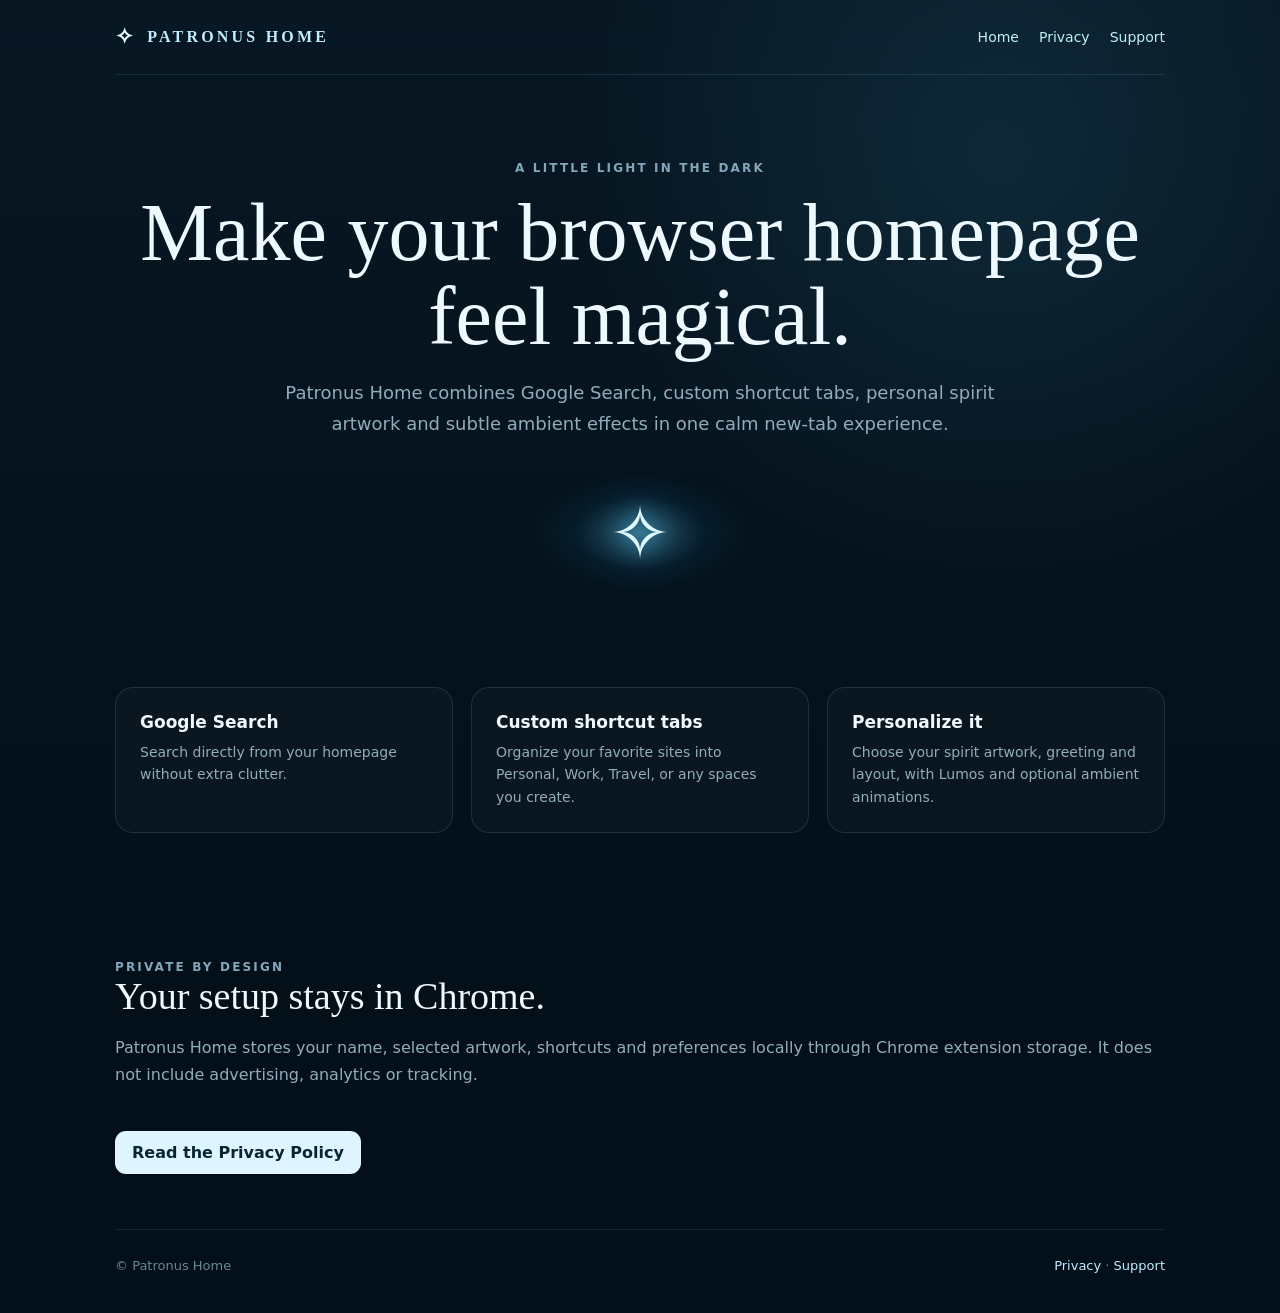
<file: index.html>
<!doctype html>
<html lang="en">
<head>
<meta charset="utf-8">
<meta name="viewport" content="width=device-width,initial-scale=1">
<meta name="description" content="Patronus Home — a magical browser homepage with Google search, custom shortcut tabs, selectable spirit artwork, Lumos, and ambient animations.">
<title>Patronus Home</title>

<link rel="icon" href="favicon.ico" type="image/x-icon">
<link rel="stylesheet" href="style.css">
</head>
<body>
<div class="wrap">
<header>
  <a class="brand" href="index.html"><span class="spark">✧</span>PATRONUS HOME</a>
  <nav><a href="index.html">Home</a><a href="privacy.html">Privacy</a><a href="support.html">Support</a></nav>
</header>

<section class="hero">
  <div class="eyebrow">A LITTLE LIGHT IN THE DARK</div>
  <h1>Make your browser homepage feel magical.</h1>
  <p>Patronus Home combines Google Search, custom shortcut tabs, personal spirit artwork and subtle ambient effects in one calm new-tab experience.</p>
  <div class="hero-art" aria-hidden="true"></div>
</section>

<section class="grid">
  <article class="card"><h3>Google Search</h3><p>Search directly from your homepage without extra clutter.</p></article>
  <article class="card"><h3>Custom shortcut tabs</h3><p>Organize your favorite sites into Personal, Work, Travel, or any spaces you create.</p></article>
  <article class="card"><h3>Personalize it</h3><p>Choose your spirit artwork, greeting and layout, with Lumos and optional ambient animations.</p></article>
</section>

<section class="section">
  <div class="eyebrow">PRIVATE BY DESIGN</div>
  <h2>Your setup stays in Chrome.</h2>
  <p>Patronus Home stores your name, selected artwork, shortcuts and preferences locally through Chrome extension storage. It does not include advertising, analytics or tracking.</p>
  <a class="btn" href="privacy.html">Read the Privacy Policy</a>
</section>

<footer>
  <span>© Patronus Home</span>
  <span><a href="privacy.html">Privacy</a> · <a href="support.html">Support</a></span>
</footer>
</div>
</body>
</html>
</file>
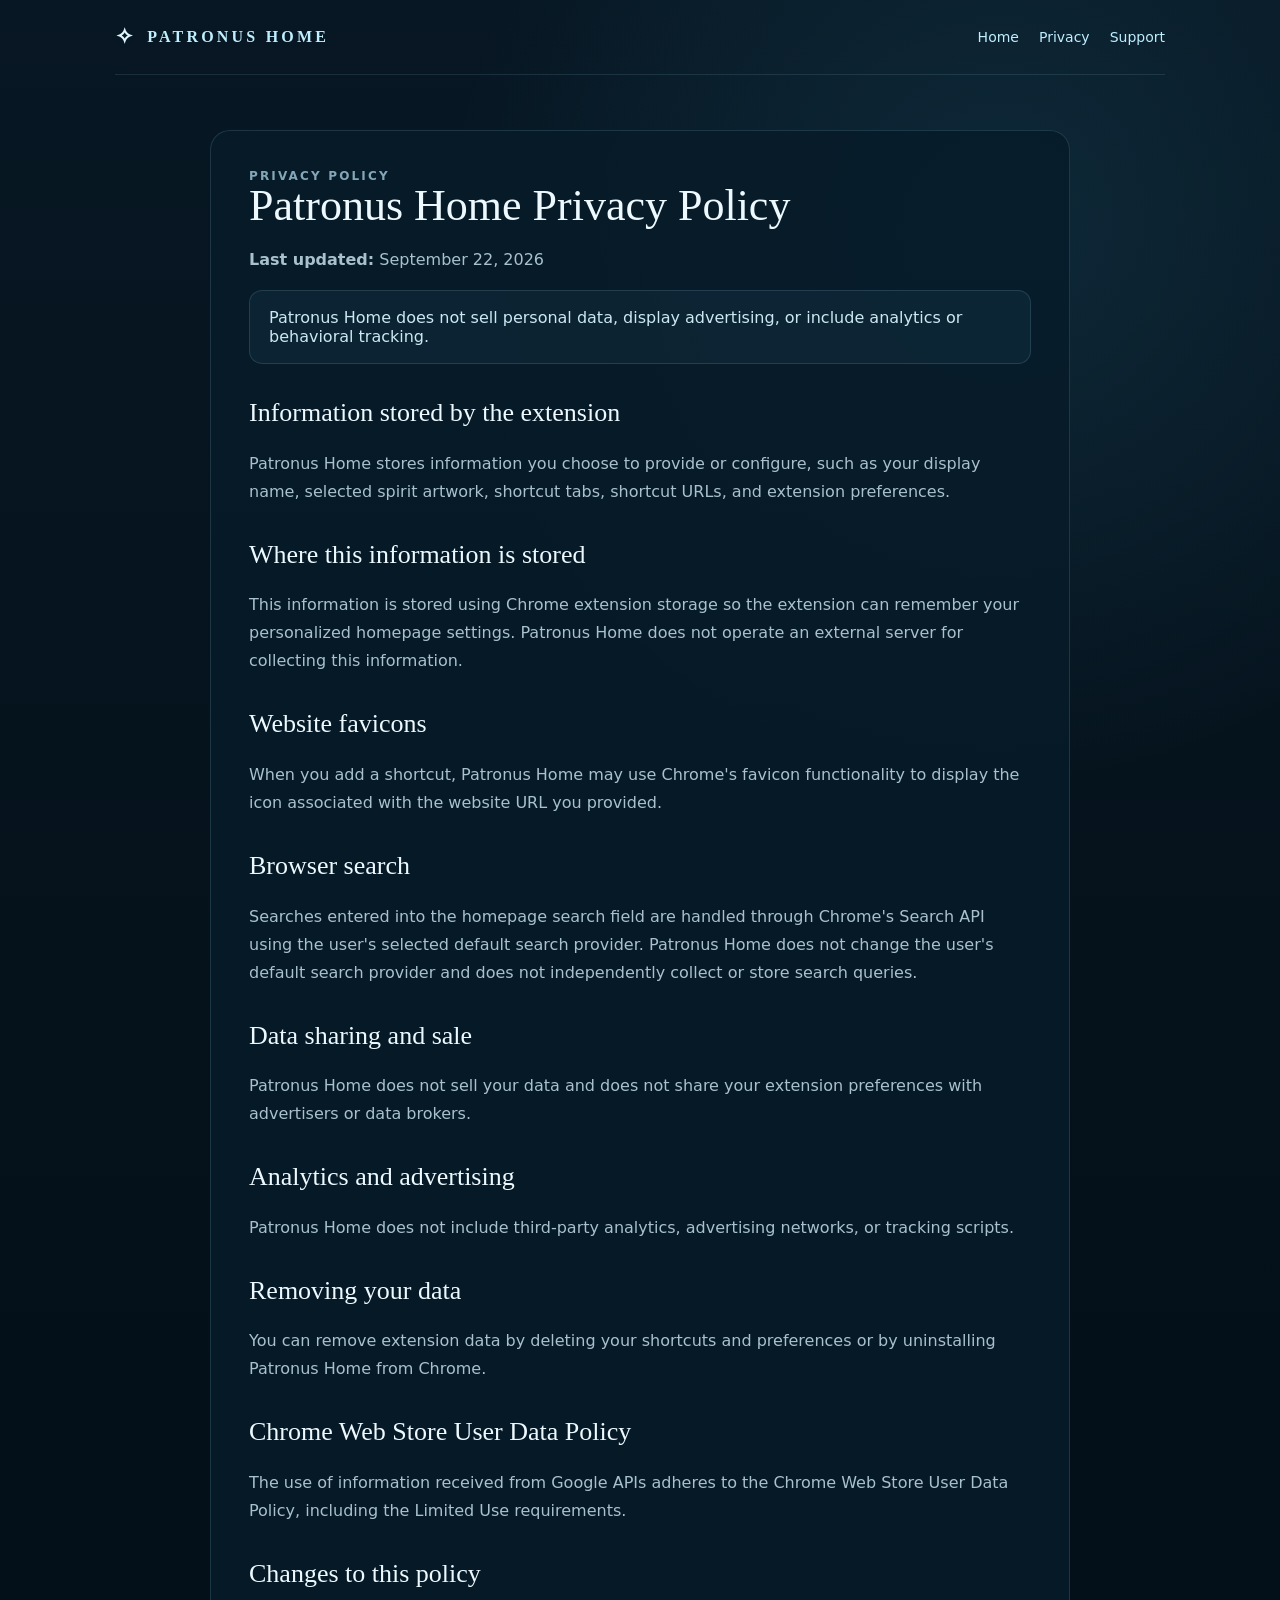
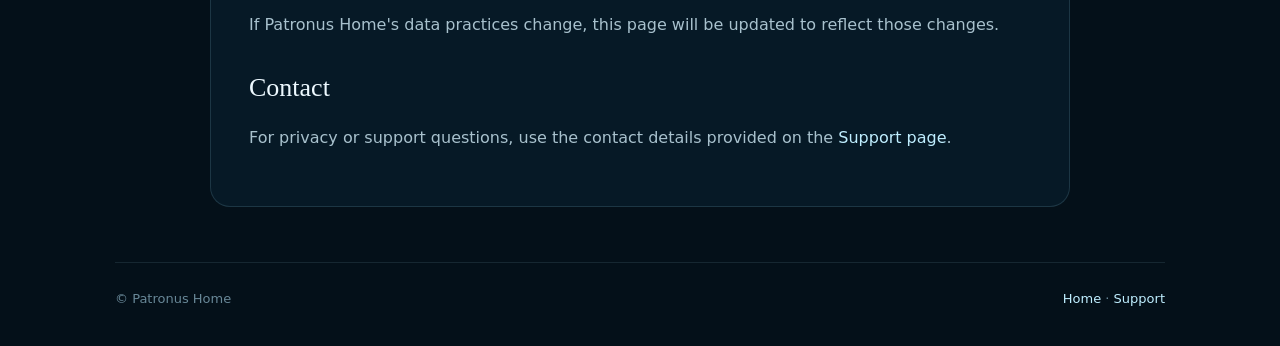
<file: privacy.html>
<!doctype html>
<html lang="en">
<head>
<meta charset="utf-8">
<meta name="viewport" content="width=device-width,initial-scale=1">
<title>Privacy Policy — Patronus Home</title>


<link rel="icon" href="favicon.ico" type="image/x-icon">
<link rel="stylesheet" href="style.css">
</head>
<body>
<div class="wrap">
<header>
  <a class="brand" href="index.html"><span class="spark">✧</span>PATRONUS HOME</a>
  <nav><a href="index.html">Home</a><a href="privacy.html">Privacy</a><a href="support.html">Support</a></nav>
</header>
</div>

<main class="doc">
  <div class="eyebrow">PRIVACY POLICY</div>
  <h1>Patronus Home Privacy Policy</h1>
  <p><strong>Last updated:</strong> September 22, 2026</p>

  <div class="callout">Patronus Home does not sell personal data, display advertising, or include analytics or behavioral tracking.</div>

  <h2>Information stored by the extension</h2>
  <p>Patronus Home stores information you choose to provide or configure, such as your display name, selected spirit artwork, shortcut tabs, shortcut URLs, and extension preferences.</p>

  <h2>Where this information is stored</h2>
  <p>This information is stored using Chrome extension storage so the extension can remember your personalized homepage settings. Patronus Home does not operate an external server for collecting this information.</p>

  <h2>Website favicons</h2>
  <p>When you add a shortcut, Patronus Home may use Chrome's favicon functionality to display the icon associated with the website URL you provided.</p>

  <h2>Browser search</h2>
  <p>Searches entered into the homepage search field are handled through Chrome's Search API using the user's selected default search provider. Patronus Home does not change the user's default search provider and does not independently collect or store search queries.</p>

  <h2>Data sharing and sale</h2>
  <p>Patronus Home does not sell your data and does not share your extension preferences with advertisers or data brokers.</p>

  <h2>Analytics and advertising</h2>
  <p>Patronus Home does not include third-party analytics, advertising networks, or tracking scripts.</p>

  <h2>Removing your data</h2>
  <p>You can remove extension data by deleting your shortcuts and preferences or by uninstalling Patronus Home from Chrome.</p>

  <h2>Chrome Web Store User Data Policy</h2>
  <p>The use of information received from Google APIs adheres to the Chrome Web Store User Data Policy, including the Limited Use requirements.</p>

  <h2>Changes to this policy</h2>
  <p>If Patronus Home's data practices change, this page will be updated to reflect those changes.</p>

  <h2>Contact</h2>
  <p>For privacy or support questions, use the contact details provided on the <a href="support.html">Support page</a>.</p>
</main>

<div class="wrap"><footer><span>© Patronus Home</span><span><a href="index.html">Home</a> · <a href="support.html">Support</a></span></footer></div>
</body>
</html>
</file>
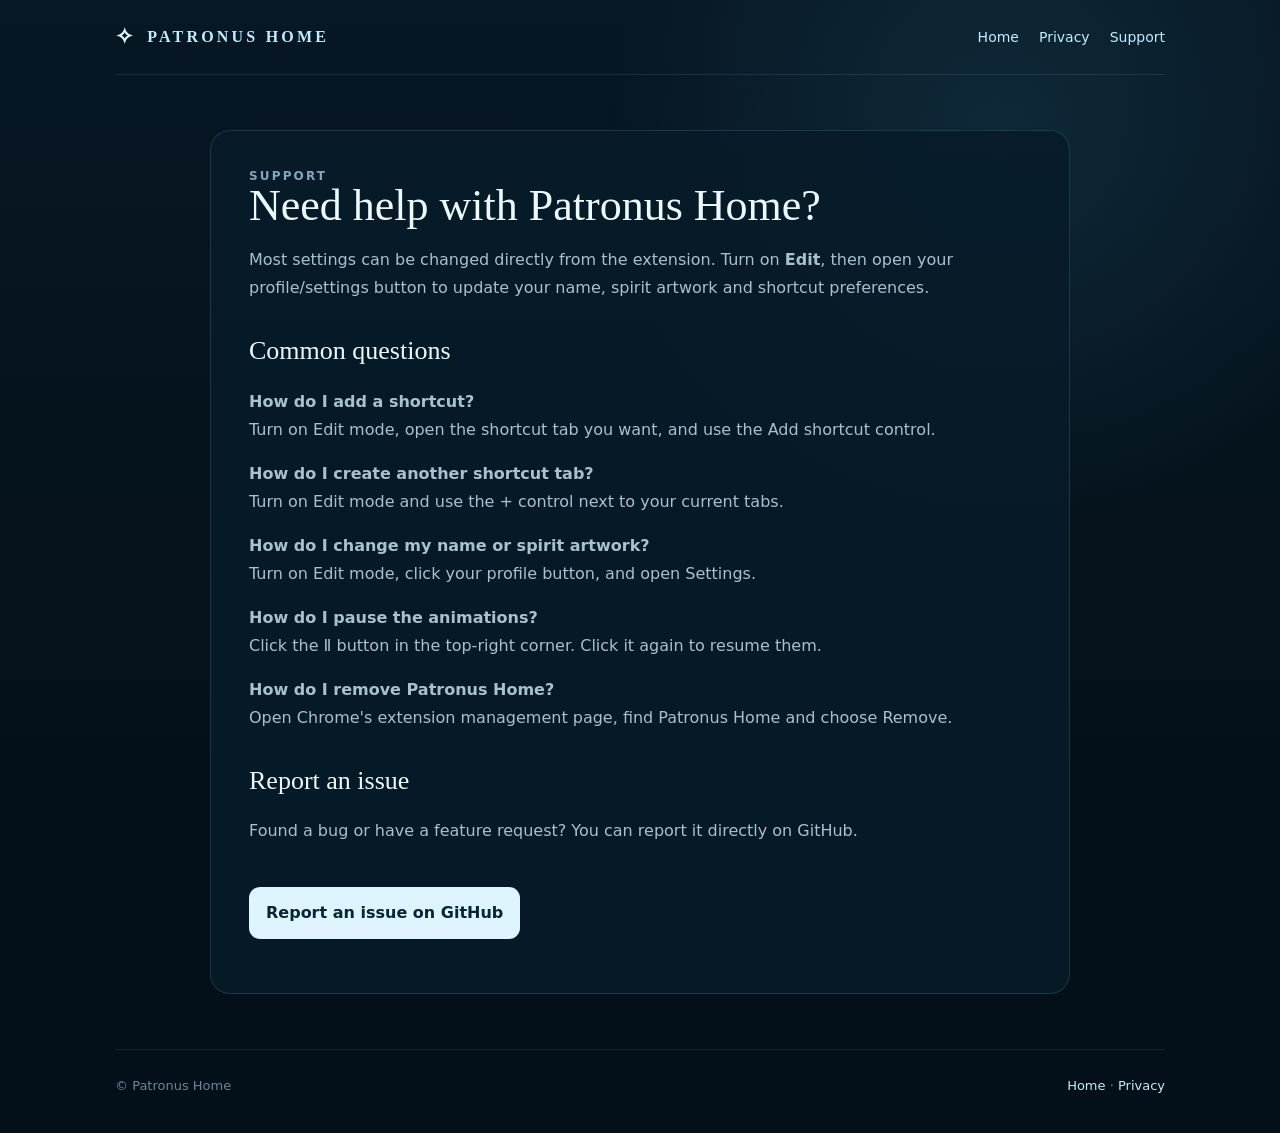
<file: support.html>
<!doctype html>
<html lang="en">
<head>
<meta charset="utf-8">
<meta name="viewport" content="width=device-width,initial-scale=1">
<title>Support — Patronus Home</title>


<link rel="icon" href="favicon.ico" type="image/x-icon">
<link rel="stylesheet" href="style.css">
</head>
<body>
<div class="wrap">
<header>
  <a class="brand" href="index.html"><span class="spark">✧</span>PATRONUS HOME</a>
  <nav><a href="index.html">Home</a><a href="privacy.html">Privacy</a><a href="support.html">Support</a></nav>
</header>
</div>

<main class="doc">
  <div class="eyebrow">SUPPORT</div>
  <h1>Need help with Patronus Home?</h1>
  <p>Most settings can be changed directly from the extension. Turn on <strong>Edit</strong>, then open your profile/settings button to update your name, spirit artwork and shortcut preferences.</p>

  <h2>Common questions</h2>
  <p><strong>How do I add a shortcut?</strong><br>Turn on Edit mode, open the shortcut tab you want, and use the Add shortcut control.</p>

  <p><strong>How do I create another shortcut tab?</strong><br>Turn on Edit mode and use the + control next to your current tabs.</p>

  <p><strong>How do I change my name or spirit artwork?</strong><br>Turn on Edit mode, click your profile button, and open Settings.</p>

  <p><strong>How do I pause the animations?</strong><br>Click the Ⅱ button in the top-right corner. Click it again to resume them.</p>

  <p><strong>How do I remove Patronus Home?</strong><br>Open Chrome's extension management page, find Patronus Home and choose Remove.</p>

  <h2>Report an issue</h2>
  <p>Found a bug or have a feature request? You can report it directly on GitHub.</p>

  <p><a class="btn" href="https://github.com/cherrydevstudios/patronus-home/issues" target="_blank" rel="noopener noreferrer">Report an issue on GitHub</a></p>
</main>

<div class="wrap">
<footer>
  <span>© Patronus Home</span>
  <span><a href="index.html">Home</a> · <a href="privacy.html">Privacy</a></span>
</footer>
</div>
</body>
</html>
</file>
<file: style.css>
:root{
  --bg:#06121d;
  --panel:#0b2131;
  --panel2:#0d293c;
  --text:#edf9ff;
  --muted:#91adbb;
  --line:#1c465f;
  --accent:#bfeeff;
}
*{box-sizing:border-box}
html{scroll-behavior:smooth}
body{
  margin:0;
  font-family:Inter,ui-sans-serif,system-ui,-apple-system,BlinkMacSystemFont,"Segoe UI",sans-serif;
  background:
    radial-gradient(circle at 78% 12%,rgba(71,177,220,.12),transparent 28%),
    linear-gradient(180deg,#071723,#041019 70%);
  color:var(--text);
  min-height:100vh;
}
a{color:var(--accent);text-decoration:none}
a:hover{text-decoration:underline}
.wrap{width:min(1050px,calc(100% - 36px));margin:auto}
header{
  display:flex;align-items:center;justify-content:space-between;
  padding:24px 0;border-bottom:1px solid rgba(164,222,245,.12)
}
.brand{display:flex;align-items:center;gap:11px;font-family:Georgia,serif;letter-spacing:.2em;font-weight:700}
.spark{font-size:22px;color:#dff7ff}
nav{display:flex;gap:20px;font-size:14px}
.hero{padding:86px 0 70px;text-align:center}
.eyebrow{font-size:12px;letter-spacing:.18em;color:#83a7b9;font-weight:800}
h1,h2{font-family:Georgia,serif;font-weight:500}
h1{font-size:clamp(44px,7vw,82px);line-height:1.03;margin:16px 0 18px}
.hero p{max-width:720px;margin:0 auto;color:var(--muted);font-size:18px;line-height:1.7}
.hero-art{
  width:220px;height:120px;margin:34px auto 8px;
  border-radius:50%;
  background:radial-gradient(ellipse,rgba(107,217,255,.32),rgba(36,137,185,.08) 42%,transparent 72%);
  filter:blur(.2px);
  position:relative;
}
.hero-art:before{
  content:"✧";
  position:absolute;inset:0;display:grid;place-items:center;
  font-size:74px;color:#dff8ff;text-shadow:0 0 24px #63cffa,0 0 54px #238ec4;
}
.grid{
  display:grid;grid-template-columns:repeat(3,1fr);gap:18px;margin:16px 0 72px
}
.card{
  border:1px solid rgba(164,222,245,.13);
  border-radius:18px;padding:24px;background:rgba(255,255,255,.025)
}
.card h3{margin:0 0 9px;font-size:17px}
.card p{margin:0;color:var(--muted);line-height:1.6;font-size:14px}
.section{padding:55px 0}
.section h2{font-size:38px;margin:0 0 14px}
.section>p{color:var(--muted);line-height:1.7}
.doc{
  width:min(860px,calc(100% - 36px));margin:55px auto;
  border:1px solid rgba(164,222,245,.14);border-radius:20px;
  background:rgba(8,27,41,.86);padding:38px
}
.doc h1{font-size:44px;margin-top:0}
.doc h2{font-size:26px;margin-top:34px}
.doc p,.doc li{color:#a8c1cd;line-height:1.75}
.callout{
  padding:17px 19px;border:1px solid rgba(164,222,245,.15);
  background:rgba(113,207,244,.05);border-radius:13px;color:#cce8f3
}
footer{
  border-top:1px solid rgba(164,222,245,.11);padding:28px 0 40px;
  color:#688797;font-size:13px;display:flex;justify-content:space-between;gap:16px;flex-wrap:wrap
}
.btn{
  display:inline-flex;align-items:center;justify-content:center;
  margin-top:26px;padding:12px 17px;border-radius:11px;
  background:#def5ff;color:#082535;font-weight:800
}
@media(max-width:760px){
  nav{gap:12px;font-size:12px}
  .grid{grid-template-columns:1fr}
  .hero{padding-top:58px}
  .doc{padding:25px}
}
</file>
